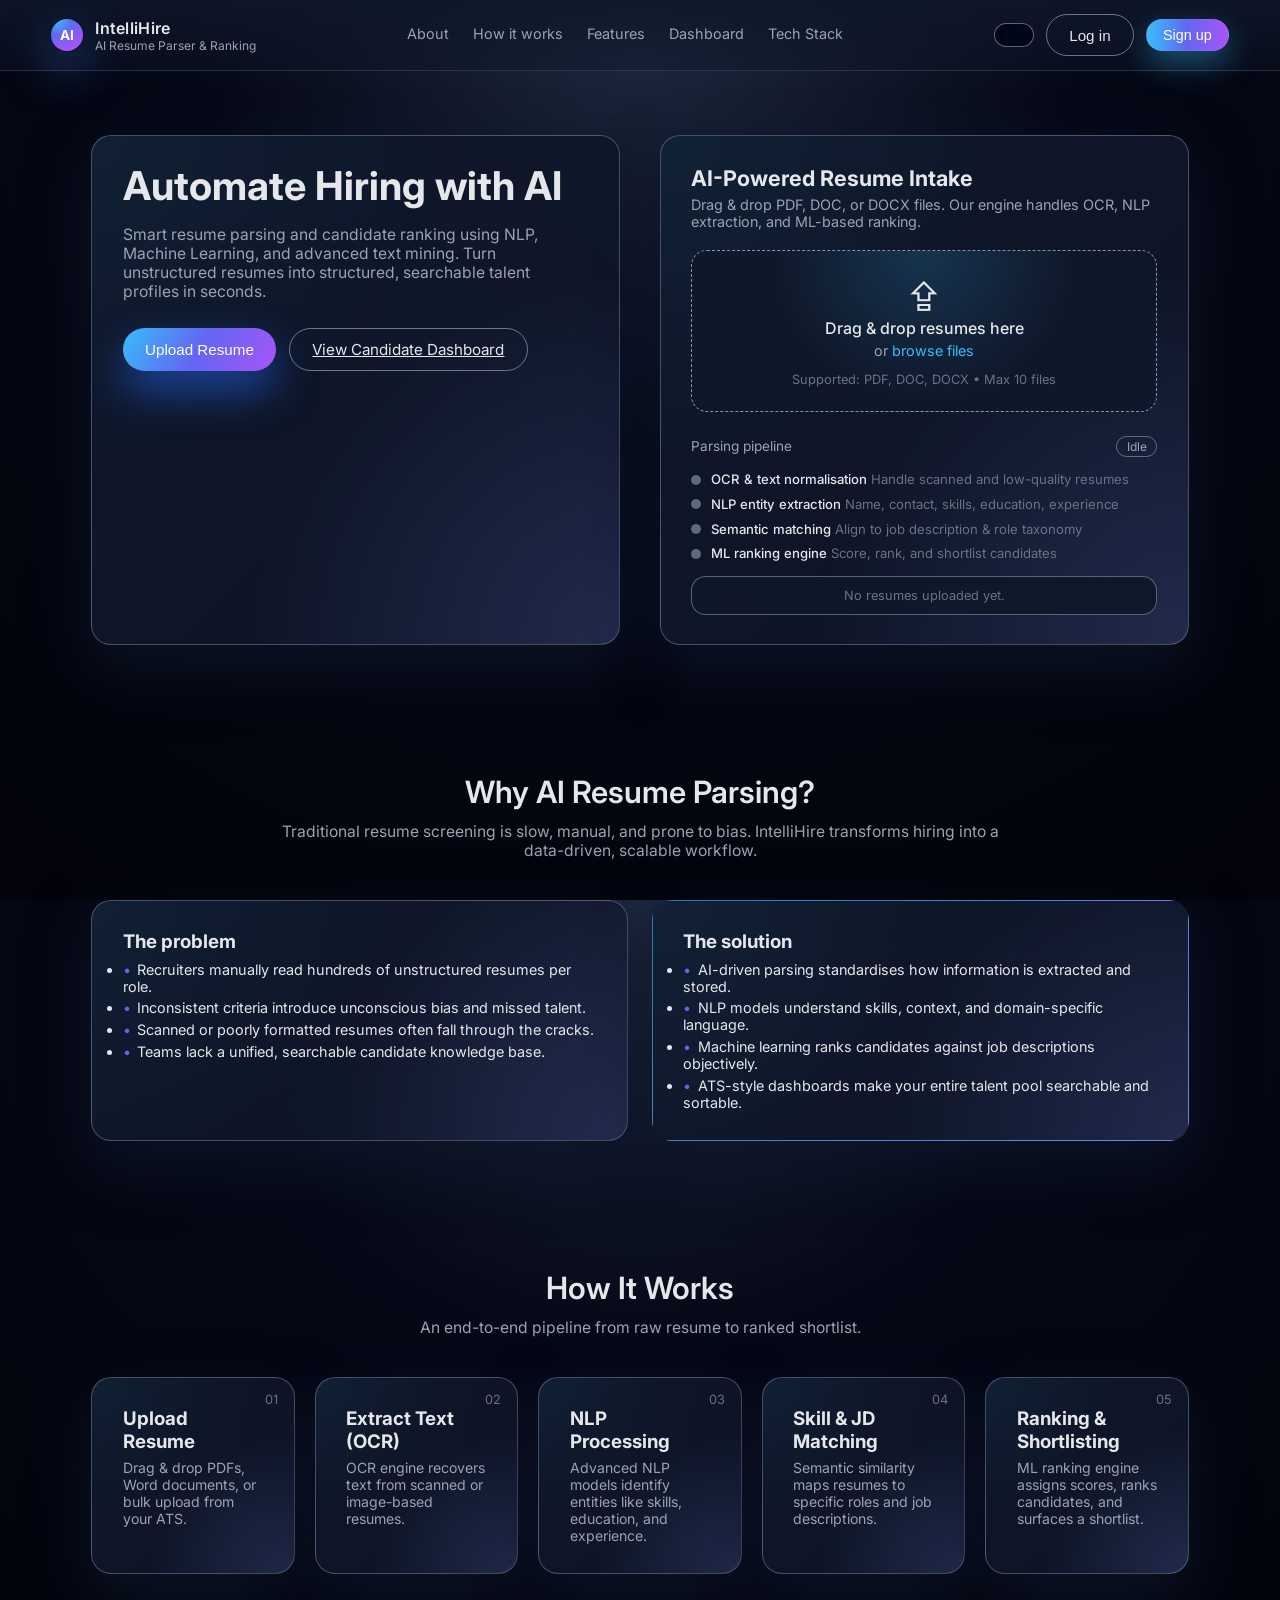
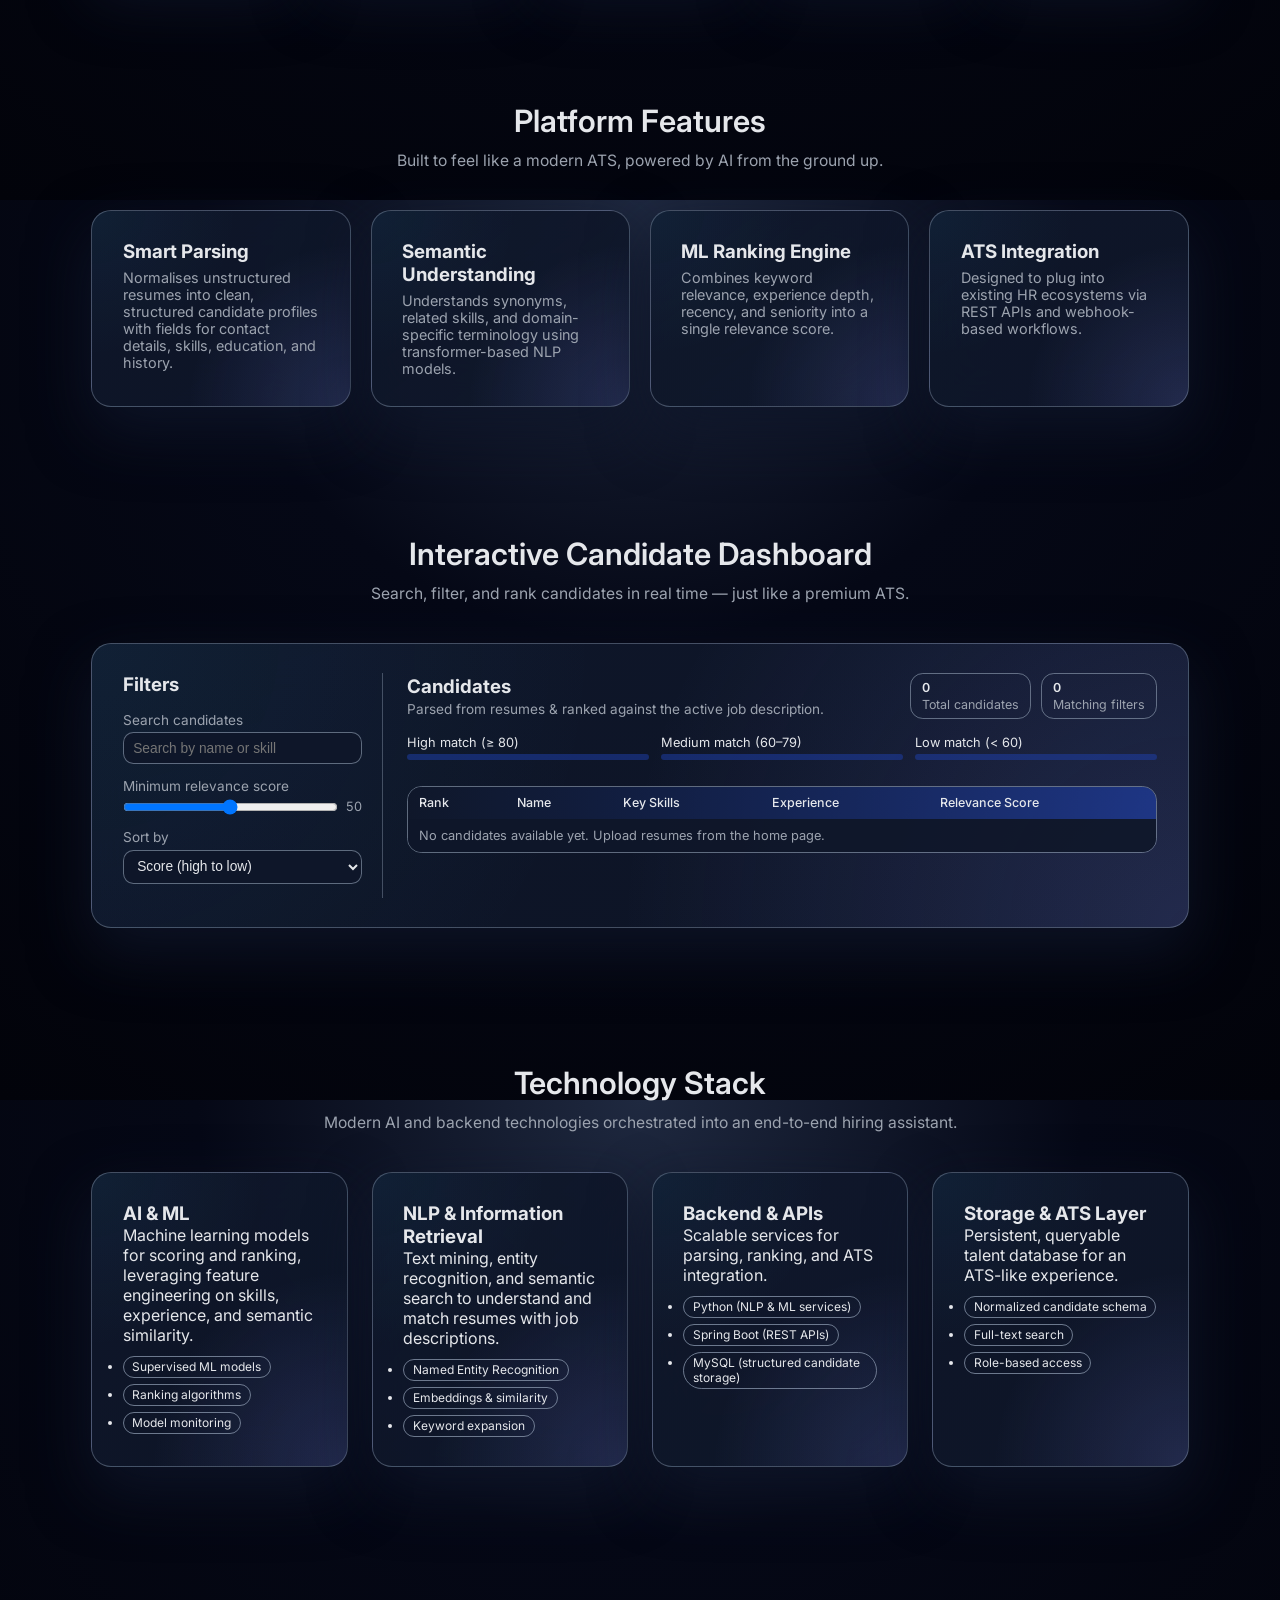
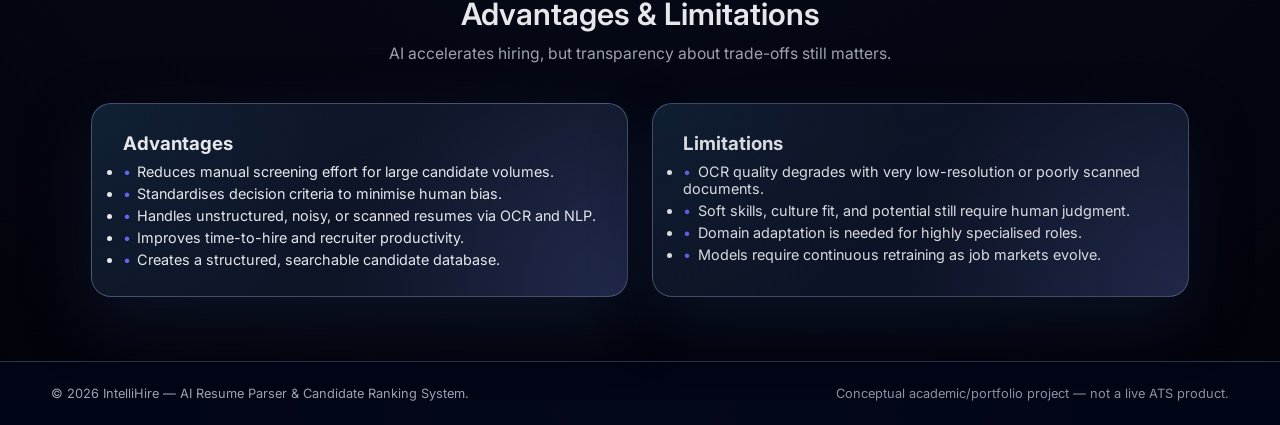
<file: index.html>
<!DOCTYPE html>
<html lang="en">
<head>
    <meta charset="UTF-8" />
    <meta name="viewport" content="width=device-width, initial-scale=1.0" />
    <title>AI Resume Parser & Candidate Ranking</title>
    <link rel="preconnect" href="https://fonts.googleapis.com">
    <link rel="preconnect" href="https://fonts.gstatic.com" crossorigin>
    <link href="https://fonts.googleapis.com/css2?family=Inter:wght@300;400;500;600;700&display=swap" rel="stylesheet">
    <link rel="stylesheet" href="style.css" />
</head>
<body class="theme-dark">
    <div class="page-shell">
        <header class="top-nav">
            <div class="brand">
                <div class="brand-mark">AI</div>
                <div class="brand-text">
                    <span class="brand-name">IntelliHire</span>
                    <span class="brand-subtitle">AI Resume Parser & Ranking</span>
                </div>
            </div>
            <nav class="nav-links">
                <a href="#about">About</a>
                <a href="#how-it-works">How it works</a>
                <a href="#features">Features</a>
                <a href="dashboard.html">Dashboard</a>
                <a href="#tech">Tech Stack</a>
            </nav>
            <div class="nav-actions">
                <button class="mode-toggle" id="modeToggle" aria-label="Toggle dark and light mode">
                    <span class="mode-icon mode-icon-moon">&#9790;</span>
                    <span class="mode-icon mode-icon-sun">&#9728;</span>
                </button>
                <button class="ghost-btn" data-auth-trigger="login">Log in</button>
                <button class="nav-cta" data-auth-trigger="signup">Sign up</button>
            </div>
        </header>

        <main>
            <!-- Auth Modal -->
            <div class="auth-modal-overlay" id="authModal" aria-hidden="true">
                <div class="auth-modal glass-card">
                    <button class="auth-close" id="authClose" aria-label="Close">&times;</button>
                    <div class="auth-toggle">
                        <button class="auth-tab auth-tab-active" data-auth-mode="login">Log in</button>
                        <button class="auth-tab" data-auth-mode="signup">Sign up</button>
                    </div>
                    <form class="auth-form" id="authForm">
                        <div class="auth-field" id="authNameField" style="display: none;">
                            <label for="authFullName">Full name</label>
                            <input type="text" id="authFullName" autocomplete="name" />
                        </div>
                        <div class="auth-field">
                            <label for="authEmail">Email</label>
                            <input type="email" id="authEmail" autocomplete="email" required />
                        </div>
                        <div class="auth-field">
                            <label for="authPassword">Password</label>
                            <input type="password" id="authPassword" autocomplete="current-password" required />
                        </div>
                        <p class="auth-error" id="authError" role="alert"></p>
                        <button type="submit" class="primary-btn auth-submit" id="authSubmit">Continue</button>
                        <p class="auth-hint">Demo only &mdash; credentials are stored for this session only.</p>
                    </form>
                </div>
            </div>

            <!-- Hero Section -->
            <section id="hero" class="section hero">
                <div class="hero-layout">
                    <div class="hero-copy glass-card">
                        <h1>Automate Hiring with AI</h1>
                        <p>Smart resume parsing and candidate ranking using NLP, Machine Learning, and advanced text mining. Turn unstructured resumes into structured, searchable talent profiles in seconds.</p>
                        <div class="hero-cta-group">
                            <button class="primary-btn" data-scroll-target="#hero-upload">Upload Resume</button>
                            <a class="ghost-btn" href="dashboard.html">View Candidate Dashboard</a>
                        </div>
                        
                    </div>

                    <div class="hero-console glass-card" id="hero-upload">
                        <h2>AI-Powered Resume Intake</h2>
                        <p class="hero-console-sub">Drag &amp; drop PDF, DOC, or DOCX files. Our engine handles OCR, NLP extraction, and ML-based ranking.</p>

                        <div class="upload-area" id="uploadArea">
                            <input type="file" id="fileInput" class="file-input" multiple accept=".pdf,.doc,.docx" />
                            <div class="upload-icon">&#8682;</div>
                            <p class="upload-title">Drag &amp; drop resumes here</p>
                            <p class="upload-sub">or <span class="upload-browse">browse files</span></p>
                            <p class="upload-hint">Supported: PDF, DOC, DOCX &bull; Max 10 files</p>
                        </div>

                        <div class="progress-panel">
                            <div class="progress-header">
                                <span>Parsing pipeline</span>
                                <span class="status-pill" id="pipelineStatus">Idle</span>
                            </div>
                            <div class="pipeline-steps">
                                <div class="pipeline-step" data-step="1">
                                    <span class="step-dot"></span>
                                    <div class="step-text">
                                        <span class="step-title">OCR &amp; text normalisation</span>
                                        <span class="step-subtitle">Handle scanned and low-quality resumes</span>
                                    </div>
                                </div>
                                <div class="pipeline-step" data-step="2">
                                    <span class="step-dot"></span>
                                    <div class="step-text">
                                        <span class="step-title">NLP entity extraction</span>
                                        <span class="step-subtitle">Name, contact, skills, education, experience</span>
                                    </div>
                                </div>
                                <div class="pipeline-step" data-step="3">
                                    <span class="step-dot"></span>
                                    <div class="step-text">
                                        <span class="step-title">Semantic matching</span>
                                        <span class="step-subtitle">Align to job description &amp; role taxonomy</span>
                                    </div>
                                </div>
                                <div class="pipeline-step" data-step="4">
                                    <span class="step-dot"></span>
                                    <div class="step-text">
                                        <span class="step-title">ML ranking engine</span>
                                        <span class="step-subtitle">Score, rank, and shortlist candidates</span>
                                    </div>
                                </div>
                            </div>

                            <div class="file-progress-list" id="fileProgressList">
                                <p class="empty-state">No resumes uploaded yet.</p>
                            </div>
                        </div>
                    </div>
                </div>
            </section>

            <!-- About -->
            <section id="about" class="section">
                <div class="section-header">
                    <h2>Why AI Resume Parsing?</h2>
                    <p>Traditional resume screening is slow, manual, and prone to bias. IntelliHire transforms hiring into a data-driven, scalable workflow.</p>
                </div>
                <div class="two-column-grid">
                    <div class="glass-card">
                        <h3>The problem</h3>
                        <ul class="bullet-list">
                            <li>Recruiters manually read hundreds of unstructured resumes per role.</li>
                            <li>Inconsistent criteria introduce unconscious bias and missed talent.</li>
                            <li>Scanned or poorly formatted resumes often fall through the cracks.</li>
                            <li>Teams lack a unified, searchable candidate knowledge base.</li>
                        </ul>
                    </div>
                    <div class="glass-card accent-border">
                        <h3>The solution</h3>
                        <ul class="bullet-list">
                            <li>AI-driven parsing standardises how information is extracted and stored.</li>
                            <li>NLP models understand skills, context, and domain-specific language.</li>
                            <li>Machine learning ranks candidates against job descriptions objectively.</li>
                            <li>ATS-style dashboards make your entire talent pool searchable and sortable.</li>
                        </ul>
                    </div>
                </div>
            </section>

            <!-- How It Works -->
            <section id="how-it-works" class="section">
                <div class="section-header">
                    <h2>How It Works</h2>
                    <p>An end-to-end pipeline from raw resume to ranked shortlist.</p>
                </div>
                <div class="steps-grid">
                    <div class="step-card glass-card">
                        <div class="step-index">01</div>
                        <h3>Upload Resume</h3>
                        <p>Drag &amp; drop PDFs, Word documents, or bulk upload from your ATS.</p>
                    </div>
                    <div class="step-card glass-card">
                        <div class="step-index">02</div>
                        <h3>Extract Text (OCR)</h3>
                        <p>OCR engine recovers text from scanned or image-based resumes.</p>
                    </div>
                    <div class="step-card glass-card">
                        <div class="step-index">03</div>
                        <h3>NLP Processing</h3>
                        <p>Advanced NLP models identify entities like skills, education, and experience.</p>
                    </div>
                    <div class="step-card glass-card">
                        <div class="step-index">04</div>
                        <h3>Skill &amp; JD Matching</h3>
                        <p>Semantic similarity maps resumes to specific roles and job descriptions.</p>
                    </div>
                    <div class="step-card glass-card">
                        <div class="step-index">05</div>
                        <h3>Ranking &amp; Shortlisting</h3>
                        <p>ML ranking engine assigns scores, ranks candidates, and surfaces a shortlist.</p>
                    </div>
                </div>
            </section>

            <!-- Features -->
            <section id="features" class="section">
                <div class="section-header">
                    <h2>Platform Features</h2>
                    <p>Built to feel like a modern ATS, powered by AI from the ground up.</p>
                </div>
                <div class="features-grid">
                    <article class="feature-card glass-card">
                        <h3>Smart Parsing</h3>
                        <p>Normalises unstructured resumes into clean, structured candidate profiles with fields for contact details, skills, education, and history.</p>
                    </article>
                    <article class="feature-card glass-card">
                        <h3>Semantic Understanding</h3>
                        <p>Understands synonyms, related skills, and domain-specific terminology using transformer-based NLP models.</p>
                    </article>
                    <article class="feature-card glass-card">
                        <h3>ML Ranking Engine</h3>
                        <p>Combines keyword relevance, experience depth, recency, and seniority into a single relevance score.</p>
                    </article>
                    <article class="feature-card glass-card">
                        <h3>ATS Integration</h3>
                        <p>Designed to plug into existing HR ecosystems via REST APIs and webhook-based workflows.</p>
                    </article>
                </div>
            </section>

            <!-- Dashboard Preview -->
            <section id="dashboard" class="section dashboard-section">
                <div class="section-header">
                    <h2>Interactive Candidate Dashboard</h2>
                    <p>Search, filter, and rank candidates in real time &mdash; just like a premium ATS.</p>
                </div>

                <div class="dashboard-layout glass-card">
                    <aside class="dashboard-filters">
                        <h3>Filters</h3>
                        <label class="field">
                            <span>Search candidates</span>
                            <input type="text" id="searchInput" placeholder="Search by name or skill" />
                        </label>
                        <label class="field">
                            <span>Minimum relevance score</span>
                            <div class="range-row">
                                <input type="range" id="minScore" min="0" max="100" value="50" />
                                <span class="range-value" id="minScoreValue">50</span>
                            </div>
                        </label>
                        <label class="field">
                            <span>Sort by</span>
                            <select id="sortBy">
                                <option value="score">Score (high to low)</option>
                                <option value="experience">Experience (years)</option>
                                <option value="name">Name (A&ndash;Z)</option>
                            </select>
                        </label>
                    </aside>

                    <div class="dashboard-main">
                        <div class="dashboard-header-row">
                            <div>
                                <h3>Candidates</h3>
                                <p class="sub">Parsed from resumes &amp; ranked against the active job description.</p>
                            </div>
                            <div class="dashboard-stats">
                                <div class="stat-chip">
                                    <span id="totalCandidates">0</span>
                                    <span class="stat-label">Total candidates</span>
                                </div>
                                <div class="stat-chip">
                                    <span id="visibleCandidates">0</span>
                                    <span class="stat-label">Matching filters</span>
                                </div>
                            </div>
                        </div>

                        <div class="score-summary">
                            <div class="score-pill">
                                <span>High match (&ge; 80)</span>
                                <div class="score-bar"><div class="score-bar-fill" id="highMatchBar"></div></div>
                            </div>
                            <div class="score-pill">
                                <span>Medium match (60&ndash;79)</span>
                                <div class="score-bar"><div class="score-bar-fill" id="mediumMatchBar"></div></div>
                            </div>
                            <div class="score-pill">
                                <span>Low match (&lt; 60)</span>
                                <div class="score-bar"><div class="score-bar-fill" id="lowMatchBar"></div></div>
                            </div>
                        </div>

                        <div class="table-wrapper">
                            <table class="candidate-table">
                                <thead>
                                    <tr>
                                        <th>Rank</th>
                                        <th>Name</th>
                                        <th>Key Skills</th>
                                        <th>Experience</th>
                                        <th>Relevance Score</th>
                                    </tr>
                                </thead>
                                <tbody id="candidateTableBody"></tbody>
                            </table>
                        </div>
                    </div>
                </div>
            </section>

            <!-- Tech Stack -->
            <section id="tech" class="section">
                <div class="section-header">
                    <h2>Technology Stack</h2>
                    <p>Modern AI and backend technologies orchestrated into an end-to-end hiring assistant.</p>
                </div>
                <div class="tech-grid">
                    <div class="glass-card">
                        <h3>AI &amp; ML</h3>
                        <p>Machine learning models for scoring and ranking, leveraging feature engineering on skills, experience, and semantic similarity.</p>
                        <ul class="tag-list">
                            <li>Supervised ML models</li>
                            <li>Ranking algorithms</li>
                            <li>Model monitoring</li>
                        </ul>
                    </div>
                    <div class="glass-card">
                        <h3>NLP &amp; Information Retrieval</h3>
                        <p>Text mining, entity recognition, and semantic search to understand and match resumes with job descriptions.</p>
                        <ul class="tag-list">
                            <li>Named Entity Recognition</li>
                            <li>Embeddings &amp; similarity</li>
                            <li>Keyword expansion</li>
                        </ul>
                    </div>
                    <div class="glass-card">
                        <h3>Backend &amp; APIs</h3>
                        <p>Scalable services for parsing, ranking, and ATS integration.</p>
                        <ul class="tag-list">
                            <li>Python (NLP &amp; ML services)</li>
                            <li>Spring Boot (REST APIs)</li>
                            <li>MySQL (structured candidate storage)</li>
                        </ul>
                    </div>
                    <div class="glass-card">
                        <h3>Storage &amp; ATS Layer</h3>
                        <p>Persistent, queryable talent database for an ATS-like experience.</p>
                        <ul class="tag-list">
                            <li>Normalized candidate schema</li>
                            <li>Full-text search</li>
                            <li>Role-based access</li>
                        </ul>
                    </div>
                </div>
            </section>

            <!-- Advantages & Limitations -->
            <section id="advantages" class="section">
                <div class="section-header">
                    <h2>Advantages &amp; Limitations</h2>
                    <p>AI accelerates hiring, but transparency about trade-offs still matters.</p>
                </div>
                <div class="two-column-grid">
                    <div class="glass-card">
                        <h3>Advantages</h3>
                        <ul class="bullet-list">
                            <li>Reduces manual screening effort for large candidate volumes.</li>
                            <li>Standardises decision criteria to minimise human bias.</li>
                            <li>Handles unstructured, noisy, or scanned resumes via OCR and NLP.</li>
                            <li>Improves time-to-hire and recruiter productivity.</li>
                            <li>Creates a structured, searchable candidate database.</li>
                        </ul>
                    </div>
                    <div class="glass-card subtle">
                        <h3>Limitations</h3>
                        <ul class="bullet-list">
                            <li>OCR quality degrades with very low-resolution or poorly scanned documents.</li>
                            <li>Soft skills, culture fit, and potential still require human judgment.</li>
                            <li>Domain adaptation is needed for highly specialised roles.</li>
                            <li>Models require continuous retraining as job markets evolve.</li>
                        </ul>
                    </div>
                </div>
            </section>
        </main>

        <footer class="footer">
            <div class="footer-inner">
                <span>&copy; <span id="year"></span> IntelliHire &mdash; AI Resume Parser &amp; Candidate Ranking System.</span>
                <span class="footer-note">Conceptual academic/portfolio project &mdash; not a live ATS product.</span>
            </div>
        </footer>
    </div>

    <script src="script.js"></script>
</body>
</html>
</file>
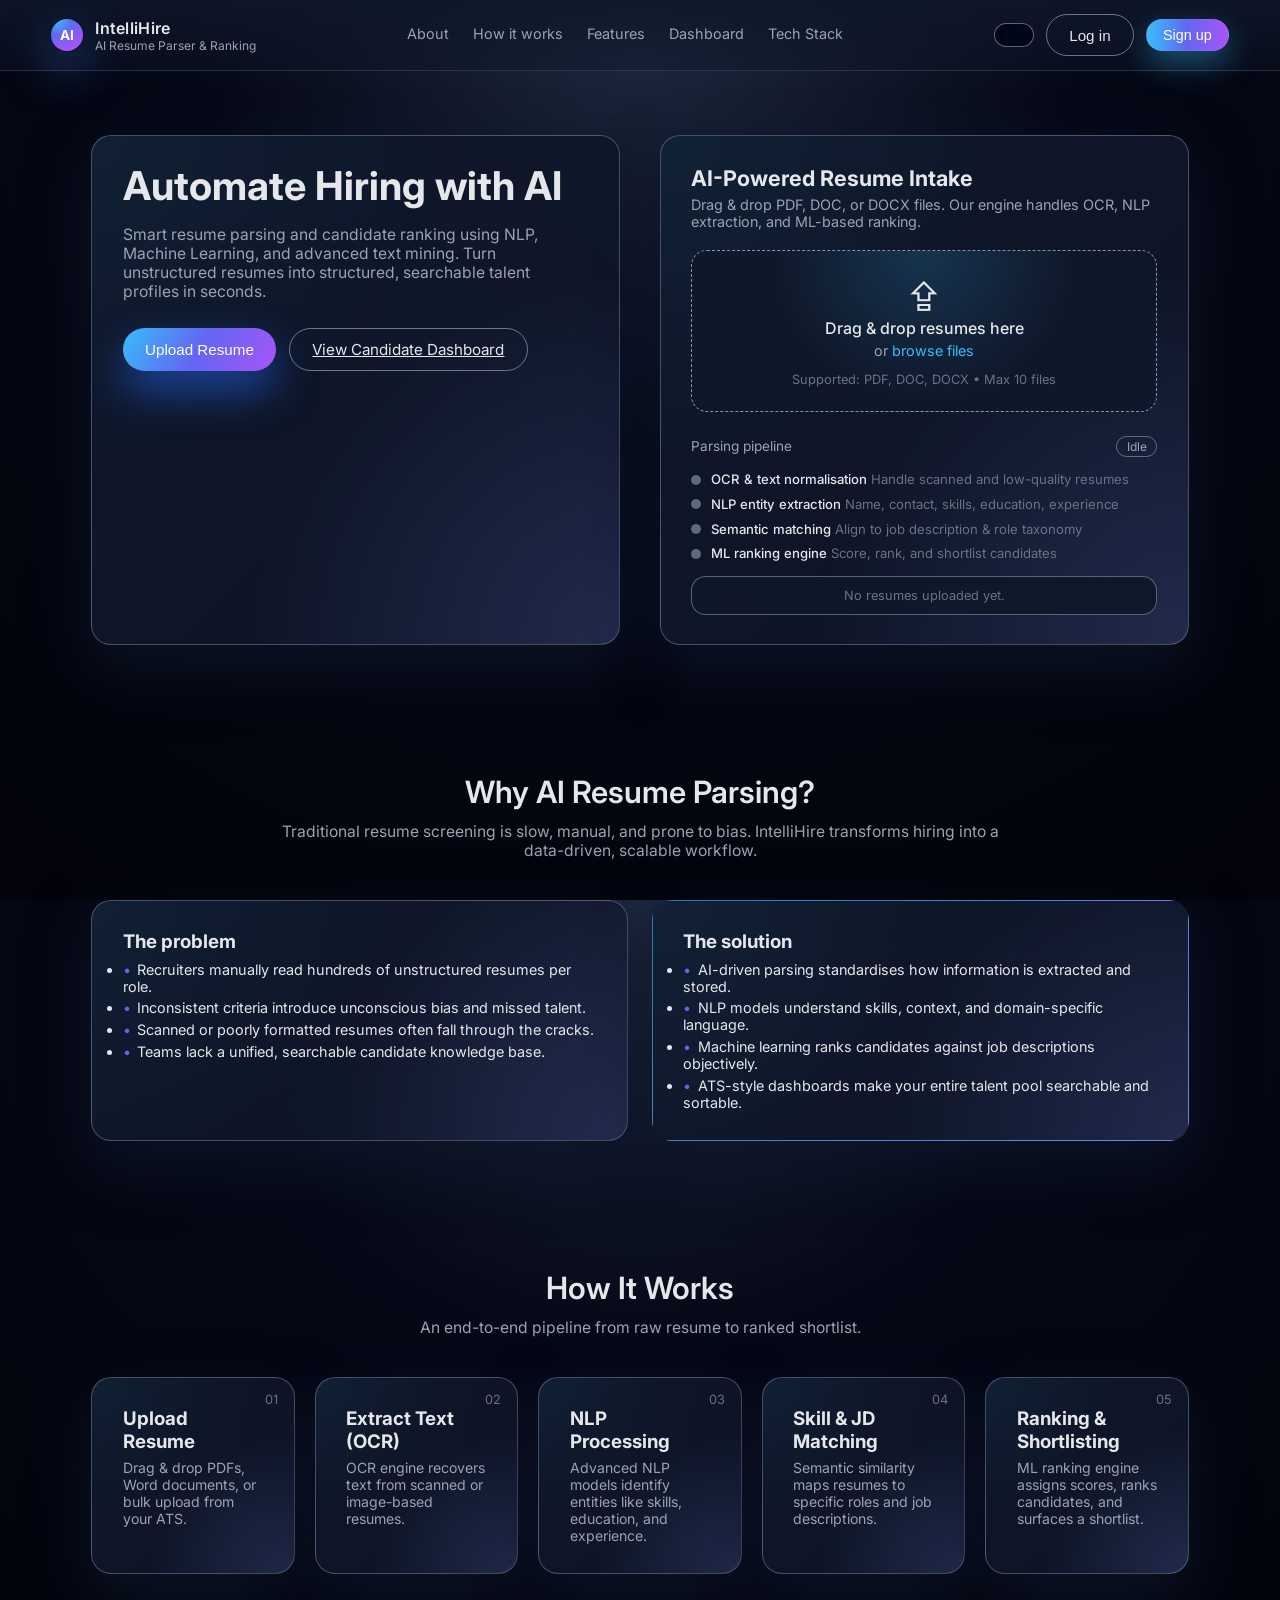
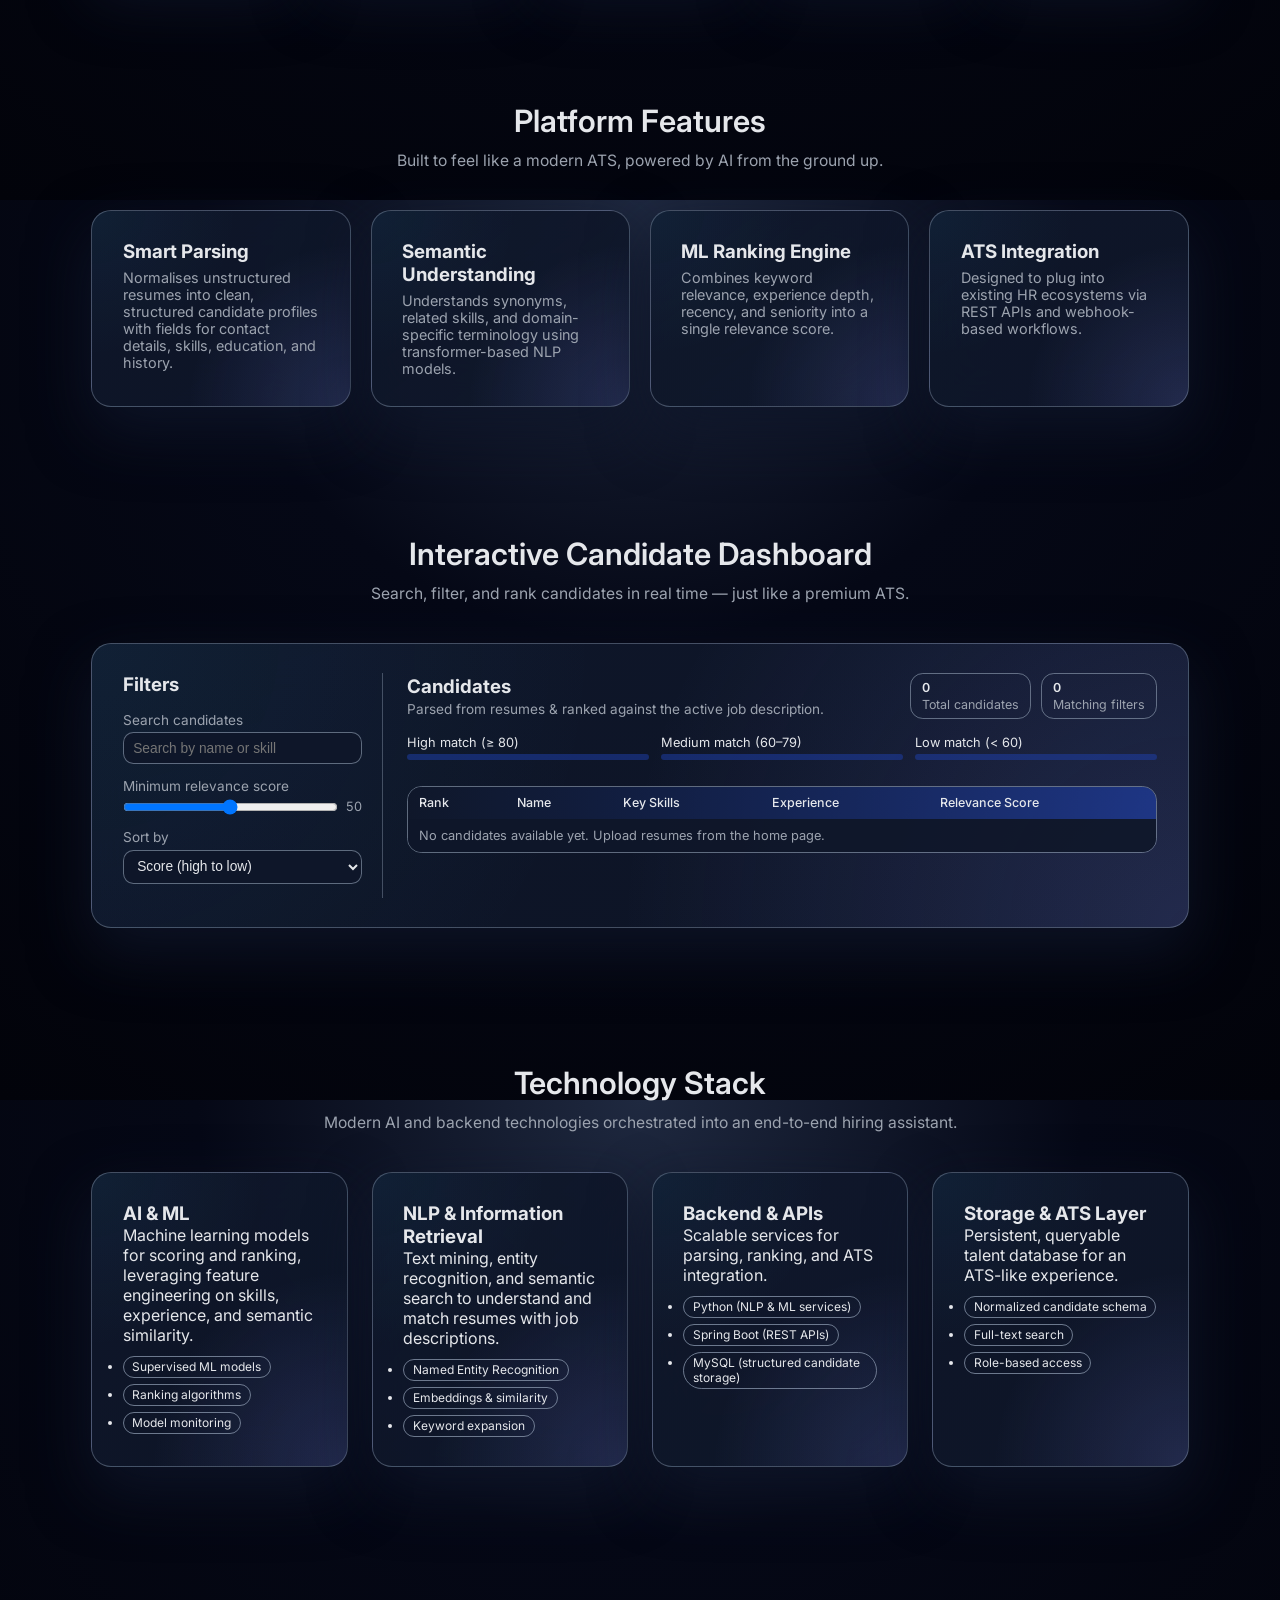
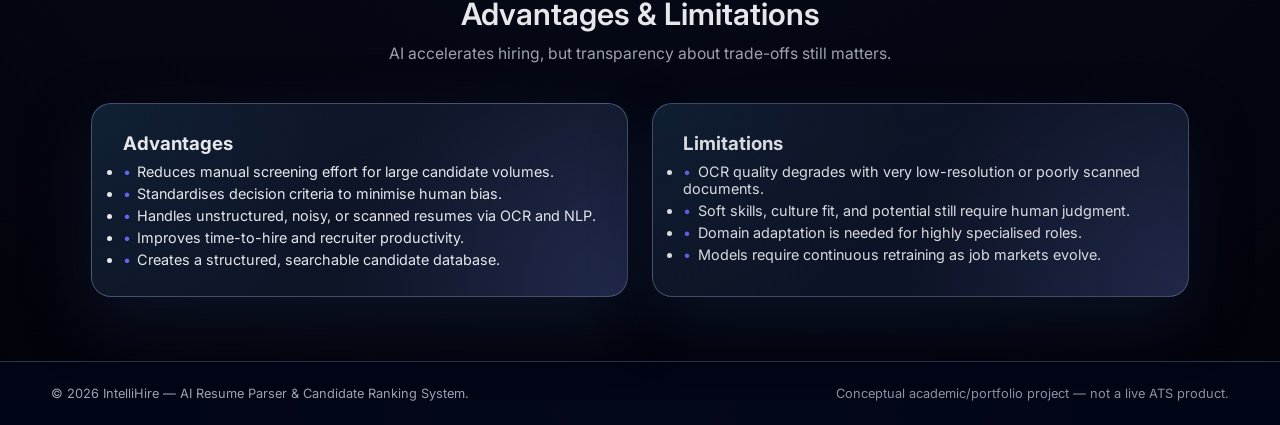
<file: dashboard.html>
<!DOCTYPE html>
<html lang="en">
<head>
    <meta charset="UTF-8" />
    <meta name="viewport" content="width=device-width, initial-scale=1.0" />
    <title>IntelliHire Dashboard &mdash; AI Candidate Ranking</title>
    <link rel="preconnect" href="https://fonts.googleapis.com">
    <link rel="preconnect" href="https://fonts.gstatic.com" crossorigin>
    <link href="https://fonts.googleapis.com/css2?family=Inter:wght@300;400;500;600;700&display=swap" rel="stylesheet">
    <link rel="stylesheet" href="style.css" />
</head>
<body class="theme-dark">
    <div class="page-shell">
        <header class="top-nav">
            <div class="brand">
                <div class="brand-mark">AI</div>
                <div class="brand-text">
                    <span class="brand-name">IntelliHire</span>
                    <span class="brand-subtitle">AI Resume Parser & Ranking</span>
                </div>
            </div>
            <nav class="nav-links">
                <a href="index.html#hero">Home</a>
                <a href="index.html#about">About</a>
                <a href="index.html#features">Features</a>
                <a href="dashboard.html">Dashboard</a>
            </nav>
            <div class="nav-actions">
                <button class="mode-toggle" id="modeToggle" aria-label="Toggle dark and light mode">
                    <span class="mode-icon mode-icon-moon">&#9790;</span>
                    <span class="mode-icon mode-icon-sun">&#9728;</span>
                </button>
                <button class="ghost-btn" data-auth-trigger="login">Log in</button>
                <button class="nav-cta" data-auth-trigger="signup">Sign up</button>
            </div>
        </header>

        <main>
            <!-- Auth Modal (shared markup with index) -->
            <div class="auth-modal-overlay" id="authModal" aria-hidden="true">
                <div class="auth-modal glass-card">
                    <button class="auth-close" id="authClose" aria-label="Close">&times;</button>
                    <div class="auth-toggle">
                        <button class="auth-tab auth-tab-active" data-auth-mode="login">Log in</button>
                        <button class="auth-tab" data-auth-mode="signup">Sign up</button>
                    </div>
                    <form class="auth-form" id="authForm">
                        <div class="auth-field" id="authNameField" style="display: none;">
                            <label for="authFullName">Full name</label>
                            <input type="text" id="authFullName" autocomplete="name" />
                        </div>
                        <div class="auth-field">
                            <label for="authEmail">Email</label>
                            <input type="email" id="authEmail" autocomplete="email" required />
                        </div>
                        <div class="auth-field">
                            <label for="authPassword">Password</label>
                            <input type="password" id="authPassword" autocomplete="current-password" required />
                        </div>
                        <p class="auth-error" id="authError" role="alert"></p>
                        <button type="submit" class="primary-btn auth-submit" id="authSubmit">Continue</button>
                        <p class="auth-hint">Demo only &mdash; credentials are stored for this session only.</p>
                    </form>
                </div>
            </div>

            <section class="section dashboard-section">
                <div class="section-header">
                    <h2>Candidate Ranking Dashboard</h2>
                    <p>Live view of parsed candidates, ranked by AI across skills, education, projects, experience, and semantic match.</p>
                </div>

                <div class="dashboard-layout glass-card">
                    <aside class="dashboard-filters">
                        <h3>Filters</h3>
                        <label class="field">
                            <span>Search candidates</span>
                            <input type="text" id="searchInput" placeholder="Search by name or skill" />
                        </label>
                        <label class="field">
                            <span>Minimum overall score</span>
                            <div class="range-row">
                                <input type="range" id="minScore" min="0" max="100" value="50" />
                                <span class="range-value" id="minScoreValue">50</span>
                            </div>
                        </label>
                        <label class="field">
                            <span>Sort by</span>
                            <select id="sortBy">
                                <option value="score">Overall score (high to low)</option>
                                <option value="experience">Experience (years)</option>
                                <option value="name">Name (A&ndash;Z)</option>
                            </select>
                        </label>
                    </aside>

                    <div class="dashboard-main">
                        <div class="dashboard-header-row">
                            <div>
                                <h3>Candidates</h3>
                                <p class="sub">Pulled from the IntelliHire API at <code>/api/candidates</code>.</p>
                            </div>
                            <div class="dashboard-stats">
                                <div class="stat-chip">
                                    <span id="totalCandidates">0</span>
                                    <span class="stat-label">Total candidates</span>
                                </div>
                                <div class="stat-chip">
                                    <span id="visibleCandidates">0</span>
                                    <span class="stat-label">Matching filters</span>
                                </div>
                                <button type="button" class="ghost-btn" id="clearCandidatesBtn" title="Remove all parsed candidates from this demo database">Clear all</button>
                            </div>
                        </div>

                        <div class="score-summary">
                            <div class="score-pill">
                                <span>High match (&ge; 80)</span>
                                <div class="score-bar"><div class="score-bar-fill" id="highMatchBar"></div></div>
                            </div>
                            <div class="score-pill">
                                <span>Medium match (60&ndash;79)</span>
                                <div class="score-bar"><div class="score-bar-fill" id="mediumMatchBar"></div></div>
                            </div>
                            <div class="score-pill">
                                <span>Low match (&lt; 60)</span>
                                <div class="score-bar"><div class="score-bar-fill" id="lowMatchBar"></div></div>
                            </div>
                        </div>

                        <div class="table-wrapper">
                            <table class="candidate-table">
                                <thead>
                                    <tr>
                                        <th>Rank</th>
                                        <th>Name</th>
                                        <th>Key Skills</th>
                                        <th>Experience</th>
                                        <th>Overall</th>
                                        <th>Breakdown</th>
                                        <th>Actions</th>
                                    </tr>
                                </thead>
                                <tbody id="candidateTableBody"></tbody>
                            </table>
                        </div>

                        <div class="candidate-explanation-panel">
                            <h4>Score explanation &amp; tips</h4>
                            <div class="candidate-factors" id="candidateFactorList">
                                <p class="candidate-explanation-text">Select a candidate row to see how the parser broke down their score across factors.</p>
                            </div>
                            <div class="candidate-improvements" id="candidateImprovements">
                                <!-- Filled dynamically with improvement points -->
                            </div>
                        </div>
                    </div>
                </div>
            </section>
        </main>

        <footer class="footer">
            <div class="footer-inner">
                <span>&copy; <span id="year"></span> IntelliHire &mdash; AI Resume Parser &amp; Candidate Ranking System.</span>
                <span class="footer-note">Conceptual academic/portfolio project &mdash; not a live ATS product.</span>
            </div>
        </footer>
    </div>

    <script src="script.js"></script>
</body>
</html>
</file>
<file: style.css>
* {
    box-sizing: border-box;
    margin: 0;
    padding: 0;
}

html, body {
    height: 100%;
}

body {
    font-family: 'Inter', system-ui, -apple-system, BlinkMacSystemFont, 'Segoe UI', sans-serif;
    background: radial-gradient(circle at top, #1f2940 0, #050816 40%, #02030a 100%);
    color: #e5e7eb;
    -webkit-font-smoothing: antialiased;
    text-rendering: optimizeLegibility;
}

body.theme-light {
    background: radial-gradient(circle at top, #f0f5ff 0, #f9fafb 40%, #eef2ff 100%);
    color: #020617;
}

.page-shell {
    min-height: 100vh;
    display: flex;
    flex-direction: column;
}

.section {
    padding: 4rem clamp(1.5rem, 4vw, 4rem);
    max-width: 1200px;
    margin: 0 auto;
}

.section-header {
    max-width: 720px;
    margin: 0 auto 2.5rem auto;
    text-align: center;
}

.section-header h2 {
    font-size: clamp(1.9rem, 2.4vw, 2.4rem);
    font-weight: 600;
    margin-bottom: 0.75rem;
}

.section-header p {
    font-size: 0.98rem;
    color: #9ca3af;
}

body.theme-light .section-header p {
    color: #6b7280;
}

/* Top navigation */

.top-nav {
    position: sticky;
    top: 0;
    z-index: 40;
    display: flex;
    align-items: center;
    justify-content: space-between;
    padding: 0.9rem clamp(1.5rem, 4vw, 4rem);
    backdrop-filter: blur(18px);
    background: linear-gradient(to bottom, rgba(15, 23, 42, 0.9), rgba(15, 23, 42, 0.4));
    border-bottom: 1px solid rgba(148, 163, 184, 0.2);
}

body.theme-light .top-nav {
    background: linear-gradient(to bottom, rgba(248, 250, 252, 0.93), rgba(248, 250, 252, 0.7));
    border-bottom-color: rgba(148, 163, 184, 0.35);
}

.brand {
    display: flex;
    align-items: center;
    gap: 0.75rem;
}

.brand-mark {
    width: 32px;
    height: 32px;
    border-radius: 999px;
    background: radial-gradient(circle at 20% 0, #38bdf8, #6366f1 40%, #a855f7 80%);
    display: flex;
    align-items: center;
    justify-content: center;
    font-size: 0.85rem;
    font-weight: 700;
    color: white;
    box-shadow: 0 0 0 1px rgba(15, 23, 42, 0.8), 0 18px 45px rgba(59, 130, 246, 0.55);
}

.brand-text {
    display: flex;
    flex-direction: column;
}

.brand-name {
    font-weight: 600;
    letter-spacing: 0.02em;
}

.brand-subtitle {
    font-size: 0.75rem;
    color: #9ca3af;
}

body.theme-light .brand-subtitle {
    color: #6b7280;
}

.nav-links {
    display: flex;
    gap: 1.5rem;
    font-size: 0.9rem;
}

.nav-links a {
    color: #9ca3af;
    text-decoration: none;
    position: relative;
    padding-bottom: 0.15rem;
    transition: color 0.2s ease;
}

.nav-links a::after {
    content: '';
    position: absolute;
    left: 0;
    bottom: 0;
    width: 0;
    height: 2px;
    border-radius: 999px;
    background: linear-gradient(to right, #38bdf8, #6366f1, #a855f7);
    transition: width 0.2s ease;
}

.nav-links a:hover::after {
    width: 100%;
}

.nav-links a:hover {
    color: #e5e7eb;
}

body.theme-light .nav-links a {
    color: #6b7280;
}

body.theme-light .nav-links a:hover {
    color: #111827;
}

.nav-actions {
    display: flex;
    align-items: center;
    gap: 0.75rem;
    position: relative;
}

.mode-toggle {
    width: 40px;
    height: 24px;
    border-radius: 999px;
    border: 1px solid rgba(148, 163, 184, 0.6);
    background: radial-gradient(circle at 10% 10%, #020617, #020617);
    display: flex;
    align-items: center;
    justify-content: space-between;
    padding: 0 4px;
    cursor: pointer;
    position: relative;
    overflow: hidden;
}

body.theme-light .mode-toggle {
    background: radial-gradient(circle at 10% 10%, #f9fafb, #e5e7eb);
}

.mode-icon {
    font-size: 0.8rem;
    opacity: 0.55;
    transition: opacity 0.2s ease, transform 0.2s ease;
}

.theme-dark .mode-icon-moon,
body.theme-dark .mode-icon-moon {
    opacity: 1;
    transform: translateY(0);
}

body.theme-dark .mode-icon-sun {
    opacity: 0.2;
    transform: translateY(4px);
}

body.theme-light .mode-icon-sun {
    opacity: 1;
    transform: translateY(0);
}

body.theme-light .mode-icon-moon {
    opacity: 0.2;
    transform: translateY(4px);
}

.nav-cta {
    border-radius: 999px;
    border: none;
    padding: 0.45rem 1rem;
    font-size: 0.9rem;
    cursor: pointer;
    background: linear-gradient(to right, #38bdf8, #6366f1, #a855f7);
    color: white;
    box-shadow: 0 12px 30px rgba(56, 189, 248, 0.4);
    border: 1px solid rgba(248, 250, 252, 0.05);
}

.nav-cta:hover {
    filter: brightness(1.05);
}

.nav-profile {
    display: inline-flex;
    align-items: center;
    gap: 0.4rem;
    border-radius: 999px;
    border: 1px solid rgba(148, 163, 184, 0.7);
    padding: 0.25rem 0.7rem;
    font-size: 0.85rem;
    background: radial-gradient(circle at top left, rgba(56, 189, 248, 0.18), transparent 55%),
                linear-gradient(to right, rgba(15, 23, 42, 0.96), rgba(15, 23, 42, 0.9));
    color: #e5e7eb;
    cursor: pointer;
}

body.theme-light .nav-profile {
    background: radial-gradient(circle at top left, rgba(59, 130, 246, 0.12), transparent 55%),
                linear-gradient(to right, rgba(255, 255, 255, 0.98), rgba(241, 245, 249, 0.96));
    color: #111827;
}

.nav-profile-avatar {
    width: 22px;
    height: 22px;
    border-radius: 999px;
    background: linear-gradient(to right, #38bdf8, #6366f1);
    display: flex;
    align-items: center;
    justify-content: center;
    font-size: 0.72rem;
    font-weight: 600;
}

.nav-profile-name {
    max-width: 120px;
    white-space: nowrap;
    overflow: hidden;
    text-overflow: ellipsis;
}

.nav-profile-arrow {
    font-size: 0.7rem;
    opacity: 0.8;
    transition: transform 0.18s ease, opacity 0.18s ease;
}

.nav-profile.open .nav-profile-arrow {
    transform: rotate(180deg);
    opacity: 1;
}

.nav-profile-menu {
    position: absolute;
    top: 115%;
    right: 0;
    min-width: 150px;
    padding: 0.4rem;
    border-radius: 0.75rem;
    border: 1px solid rgba(148, 163, 184, 0.55);
    background: radial-gradient(circle at top left, rgba(56, 189, 248, 0.1), transparent 55%),
                linear-gradient(to bottom right, rgba(15, 23, 42, 0.98), rgba(15, 23, 42, 0.96));
    box-shadow: 0 18px 40px rgba(15, 23, 42, 0.9);
    backdrop-filter: blur(18px);
    font-size: 0.8rem;
    opacity: 0;
    transform: translateY(-4px);
    pointer-events: none;
    transition: opacity 0.18s ease, transform 0.18s ease;
    z-index: 45;
}

body.theme-light .nav-profile-menu {
    background: radial-gradient(circle at top left, rgba(59, 130, 246, 0.08), transparent 55%),
                linear-gradient(to bottom right, rgba(255, 255, 255, 0.98), rgba(248, 250, 252, 0.98));
    box-shadow: 0 18px 40px rgba(15, 23, 42, 0.2);
}

.nav-profile-menu.visible {
    opacity: 1;
    transform: translateY(0);
    pointer-events: auto;
}

.nav-profile-menu-item {
    width: 100%;
    text-align: left;
    padding: 0.4rem 0.55rem;
    border-radius: 0.6rem;
    border: none;
    background: transparent;
    color: inherit;
    cursor: pointer;
}

.nav-profile-menu-item:hover {
    background: rgba(15, 23, 42, 0.9);
}

body.theme-light .nav-profile-menu-item:hover {
    background: rgba(229, 231, 235, 0.9);
}

.candidate-explanation-panel {
    margin-top: 1.25rem;
    padding: 1rem 1.1rem;
    border-radius: 0.9rem;
    border: 1px solid rgba(148, 163, 184, 0.4);
    background: radial-gradient(circle at top left, rgba(56, 189, 248, 0.08), transparent 55%),
                linear-gradient(to bottom right, rgba(15, 23, 42, 0.96), rgba(15, 23, 42, 0.9));
    font-size: 0.8rem;
    line-height: 1.5;
}

body.theme-light .candidate-explanation-panel {
    background: radial-gradient(circle at top left, rgba(59, 130, 246, 0.06), transparent 55%),
                linear-gradient(to bottom right, rgba(255, 255, 255, 0.98), rgba(248, 250, 252, 0.98));
}

.candidate-explanation-panel h4 {
    font-size: 0.85rem;
    text-transform: uppercase;
    letter-spacing: 0.06em;
    margin-bottom: 0.4rem;
}

.candidate-explanation-text {
    color: #9ca3af;
    margin-bottom: 0.35rem;
}

body.theme-light .candidate-explanation-text {
    color: #6b7280;
}

.candidate-suggestions-text {
    color: #a5b4fc;
}

body.theme-light .candidate-suggestions-text {
    color: #4f46e5;
}

.candidate-factors {
    display: flex;
    flex-direction: column;
    gap: 0.3rem;
    margin-bottom: 0.5rem;
}

.candidate-factor-row {
    display: flex;
    align-items: center;
    justify-content: space-between;
    gap: 0.75rem;
}

.candidate-factor-name {
    font-weight: 500;
    font-size: 0.78rem;
}

.candidate-factor-desc {
    flex: 1;
    font-size: 0.75rem;
    color: #9ca3af;
}

body.theme-light .candidate-factor-desc {
    color: #6b7280;
}

.candidate-factor-badge {
    padding: 0.15rem 0.5rem;
    border-radius: 999px;
    font-size: 0.7rem;
    font-weight: 500;
}

.candidate-factor-badge.good {
    background: rgba(16, 185, 129, 0.2);
    color: #6ee7b7;
}

.candidate-factor-badge.bad {
    background: rgba(248, 113, 113, 0.18);
    color: #fecaca;
}

.candidate-improvements {
    margin-top: 0.4rem;
    padding-top: 0.4rem;
    border-top: 1px solid rgba(148, 163, 184, 0.4);
    font-size: 0.75rem;
}

.candidate-improvements-title {
    text-transform: uppercase;
    letter-spacing: 0.08em;
    font-size: 0.72rem;
    margin-bottom: 0.2rem;
}

.candidate-improvements-list {
    list-style: disc;
    padding-left: 1.1rem;
    margin: 0;
}

.candidate-improvements-list li {
    margin-bottom: 0.15rem;
}

/* Hero */

.hero {
    padding-top: 4rem;
}

.hero-layout {
    display: grid;
    grid-template-columns: minmax(0, 1.1fr) minmax(0, 1.1fr);
    gap: 2.5rem;
    align-items: stretch;
}

.glass-card {
    background: radial-gradient(circle at top left, rgba(56, 189, 248, 0.06), transparent 45%),
                radial-gradient(circle at bottom right, rgba(129, 140, 248, 0.18), transparent 50%),
                linear-gradient(to bottom right, rgba(15, 23, 42, 0.96), rgba(15, 23, 42, 0.88));
    border-radius: 1.25rem;
    border: 1px solid rgba(148, 163, 184, 0.4);
    box-shadow: 0 24px 60px rgba(15, 23, 42, 0.8);
    padding: 1.8rem 1.9rem;
    backdrop-filter: blur(26px);
}

body.theme-light .glass-card {
    background: radial-gradient(circle at top left, rgba(59, 130, 246, 0.06), transparent 45%),
                radial-gradient(circle at bottom right, rgba(129, 140, 248, 0.08), transparent 50%),
                linear-gradient(to bottom right, rgba(255, 255, 255, 0.96), rgba(248, 250, 252, 0.96));
    border-color: rgba(148, 163, 184, 0.35);
    box-shadow: 0 18px 50px rgba(15, 23, 42, 0.15);
}

.hero-copy h1 {
    font-size: clamp(2.3rem, 3.1vw, 3.2rem);
    line-height: 1.1;
    margin-bottom: 1rem;
}

.hero-copy p {
    color: #9ca3af;
    font-size: 0.98rem;
    margin-bottom: 1.7rem;
}

body.theme-light .hero-copy p {
    color: #6b7280;
}

.hero-cta-group {
    display: flex;
    flex-wrap: wrap;
    gap: 0.8rem;
    margin-bottom: 1.7rem;
}

.primary-btn {
    border-radius: 999px;
    border: none;
    padding: 0.7rem 1.4rem;
    font-size: 0.95rem;
    font-weight: 500;
    cursor: pointer;
    background: linear-gradient(120deg, #38bdf8, #6366f1, #a855f7);
    color: white;
    box-shadow: 0 20px 40px rgba(37, 99, 235, 0.6);
    transition: transform 0.15s ease, box-shadow 0.15s ease, filter 0.15s ease;
}

.primary-btn:hover {
    transform: translateY(-1px);
    box-shadow: 0 24px 50px rgba(37, 99, 235, 0.7);
    filter: brightness(1.05);
}

.ghost-btn {
    border-radius: 999px;
    border: 1px solid rgba(148, 163, 184, 0.7);
    padding: 0.7rem 1.4rem;
    font-size: 0.95rem;
    cursor: pointer;
    background: transparent;
    color: #e5e7eb;
    backdrop-filter: blur(14px);
}

body.theme-light .ghost-btn {
    color: #111827;
}

.ghost-btn:hover {
    background: rgba(15, 23, 42, 0.4);
}

body.theme-light .ghost-btn:hover {
    background: rgba(209, 213, 219, 0.4);
}

.hero-metadata {
    display: grid;
    grid-template-columns: repeat(3, minmax(0, 1fr));
    gap: 1.25rem;
    padding-top: 1.3rem;
    border-top: 1px solid rgba(148, 163, 184, 0.4);
}

.hero-metadata .metric-label {
    font-size: 0.8rem;
    color: #9ca3af;
}

.hero-metadata .metric-value {
    display: block;
    font-weight: 600;
    font-size: 1.1rem;
    margin-top: 0.15rem;
}

/* Upload console */

.hero-console h2 {
    font-size: 1.35rem;
    margin-bottom: 0.3rem;
}

.hero-console-sub {
    font-size: 0.9rem;
    color: #9ca3af;
    margin-bottom: 1.25rem;
}

body.theme-light .hero-console-sub {
    color: #6b7280;
}

.upload-area {
    border-radius: 1rem;
    border: 1px dashed rgba(148, 163, 184, 0.9);
    padding: 1.5rem 1.2rem;
    text-align: center;
    background: radial-gradient(circle at top, rgba(56, 189, 248, 0.18), transparent 55%),
                linear-gradient(to bottom, rgba(15, 23, 42, 0.9), rgba(15, 23, 42, 0.92));
    cursor: pointer;
    position: relative;
    overflow: hidden;
}

body.theme-light .upload-area {
    background: radial-gradient(circle at top, rgba(59, 130, 246, 0.12), transparent 55%),
                linear-gradient(to bottom, rgba(255, 255, 255, 0.95), rgba(248, 250, 252, 0.97));
}

.upload-area.drag-over {
    border-style: solid;
    box-shadow: 0 0 0 1px rgba(56, 189, 248, 0.9), 0 20px 50px rgba(56, 189, 248, 0.6);
}

.file-input {
    position: absolute;
    inset: 0;
    opacity: 0;
    cursor: pointer;
}

.upload-icon {
    font-size: 2rem;
    margin-bottom: 0.25rem;
}

.upload-title {
    font-weight: 500;
    margin-bottom: 0.25rem;
}

.upload-sub {
    font-size: 0.9rem;
    color: #9ca3af;
}

body.theme-light .upload-sub {
    color: #6b7280;
}

.upload-browse {
    color: #38bdf8;
}

.upload-hint {
    font-size: 0.8rem;
    color: #6b7280;
    margin-top: 0.8rem;
}

body.theme-light .upload-hint {
    color: #9ca3af;
}

.progress-panel {
    margin-top: 1.5rem;
}

.progress-header {
    display: flex;
    justify-content: space-between;
    align-items: center;
    font-size: 0.85rem;
    margin-bottom: 0.85rem;
    color: #9ca3af;
}

body.theme-light .progress-header {
    color: #6b7280;
}

.status-pill {
    padding: 0.15rem 0.6rem;
    border-radius: 999px;
    border: 1px solid rgba(148, 163, 184, 0.6);
    font-size: 0.75rem;
}

.pipeline-steps {
    display: grid;
    gap: 0.55rem;
    margin-bottom: 0.9rem;
}

.pipeline-step {
    display: flex;
    gap: 0.6rem;
    align-items: flex-start;
    font-size: 0.82rem;
}

.step-dot {
    width: 10px;
    height: 10px;
    border-radius: 999px;
    background: rgba(148, 163, 184, 0.6);
    margin-top: 0.23rem;
}

.pipeline-step.active .step-dot {
    background: linear-gradient(to right, #22c55e, #4ade80);
    box-shadow: 0 0 0 4px rgba(34, 197, 94, 0.18);
}

.pipeline-step.completed .step-dot {
    background: linear-gradient(to right, #38bdf8, #6366f1);
}

.step-title {
    font-weight: 500;
}

.step-subtitle {
    color: #6b7280;
}

body.theme-light .step-subtitle {
    color: #9ca3af;
}

.file-progress-list {
    border-radius: 0.9rem;
    border: 1px solid rgba(148, 163, 184, 0.55);
    padding: 0.7rem 0.8rem;
    max-height: 210px;
    overflow: auto;
    background: radial-gradient(circle at top, rgba(15, 23, 42, 0.8), rgba(15, 23, 42, 0.95));
}

body.theme-light .file-progress-list {
    background: radial-gradient(circle at top, rgba(255, 255, 255, 0.96), rgba(241, 245, 249, 0.98));
}

.empty-state {
    font-size: 0.8rem;
    color: #6b7280;
    text-align: center;
}

.file-row {
    display: grid;
    grid-template-columns: minmax(0, 1.6fr) minmax(0, 1fr) auto;
    gap: 0.5rem;
    align-items: center;
    padding: 0.3rem 0.15rem;
    font-size: 0.8rem;
}

.file-name {
    white-space: nowrap;
    overflow: hidden;
    text-overflow: ellipsis;
}

.file-status {
    text-align: right;
}

.progress-track {
    width: 100%;
    height: 5px;
    border-radius: 999px;
    background: rgba(30, 64, 175, 0.4);
    overflow: hidden;
}

.progress-fill {
    height: 100%;
    width: 0;
    border-radius: inherit;
    background: linear-gradient(to right, #38bdf8, #6366f1, #a855f7);
    transition: width 0.3s ease;
}

/* Two-column layouts, lists */

.two-column-grid {
    display: grid;
    grid-template-columns: repeat(2, minmax(0, 1fr));
    gap: 1.5rem;
}

.accent-border {
    border-image: linear-gradient(135deg, rgba(56, 189, 248, 0.6), rgba(129, 140, 248, 0.9)) 1;
}

.subtle {
    opacity: 0.95;
}

.bullet-list {
    margin-top: 0.5rem;
    display: grid;
    gap: 0.3rem;
    font-size: 0.9rem;
}

.bullet-list li::before {
    content: '\2022';
    margin-right: 0.4rem;
    color: #6366f1;
}

body.theme-light .bullet-list li::before {
    color: #4f46e5;
}

/* Steps */

.steps-grid {
    display: grid;
    grid-template-columns: repeat(5, minmax(0, 1fr));
    gap: 1.25rem;
}

.step-card {
    position: relative;
    overflow: hidden;
}

.step-index {
    position: absolute;
    top: 0.9rem;
    right: 1rem;
    font-size: 0.8rem;
    color: #6b7280;
}

.step-card h3 {
    margin-bottom: 0.4rem;
}

.step-card p {
    font-size: 0.88rem;
    color: #9ca3af;
}

body.theme-light .step-card p {
    color: #6b7280;
}

/* Features */

.features-grid {
    display: grid;
    grid-template-columns: repeat(4, minmax(0, 1fr));
    gap: 1.25rem;
}

.feature-card h3 {
    margin-bottom: 0.4rem;
}

.feature-card p {
    font-size: 0.9rem;
    color: #9ca3af;
}

body.theme-light .feature-card p {
    color: #6b7280;
}

/* Dashboard */

.dashboard-section {
    padding-bottom: 4.5rem;
}

.dashboard-layout {
    display: grid;
    grid-template-columns: 260px minmax(0, 1fr);
    gap: 1.5rem;
    align-items: flex-start;
}

.dashboard-filters {
    border-right: 1px solid rgba(148, 163, 184, 0.4);
    padding-right: 1.25rem;
}

.dashboard-filters h3 {
    margin-bottom: 1rem;
}

.field {
    display: grid;
    gap: 0.3rem;
    font-size: 0.85rem;
    margin-bottom: 0.9rem;
}

.field span {
    color: #9ca3af;
}

body.theme-light .field span {
    color: #6b7280;
}

.field input[type="text"],
.field select {
    border-radius: 0.65rem;
    border: 1px solid rgba(148, 163, 184, 0.6);
    padding: 0.45rem 0.6rem;
    font-size: 0.86rem;
    background: rgba(15, 23, 42, 0.9);
    color: inherit;
}

body.theme-light .field input[type="text"],
body.theme-light .field select {
    background: rgba(255, 255, 255, 0.96);
}

.range-row {
    display: flex;
    align-items: center;
    gap: 0.5rem;
}

input[type="range"] {
    flex: 1 1 auto;
}

.range-value {
    font-size: 0.8rem;
}

.dashboard-main {
    display: flex;
    flex-direction: column;
    gap: 1rem;
}

.dashboard-header-row {
    display: flex;
    justify-content: space-between;
    align-items: center;
    gap: 1rem;
}

.dashboard-header-row h3 {
    margin-bottom: 0.15rem;
}

.dashboard-header-row .sub {
    font-size: 0.85rem;
    color: #9ca3af;
}

body.theme-light .dashboard-header-row .sub {
    color: #6b7280;
}

.dashboard-stats {
    display: flex;
    gap: 0.6rem;
}

.stat-chip {
    padding: 0.4rem 0.7rem;
    border-radius: 0.8rem;
    border: 1px solid rgba(148, 163, 184, 0.6);
    font-size: 0.78rem;
    display: grid;
    gap: 0.1rem;
}

.stat-chip span:first-child {
    font-weight: 600;
}

.stat-label {
    color: #9ca3af;
}

body.theme-light .stat-label {
    color: #6b7280;
}

.score-summary {
    display: grid;
    grid-template-columns: repeat(3, minmax(0, 1fr));
    gap: 0.75rem;
}

.score-pill {
    font-size: 0.8rem;
    display: grid;
    gap: 0.25rem;
}

.score-bar {
    width: 100%;
    height: 6px;
    border-radius: 999px;
    background: rgba(30, 64, 175, 0.5);
    overflow: hidden;
}

.score-bar-fill {
    height: 100%;
    width: 0;
    border-radius: inherit;
    background: linear-gradient(to right, #22c55e, #38bdf8, #6366f1);
    transition: width 0.25s ease;
}

.table-wrapper {
    margin-top: 0.6rem;
    border-radius: 0.9rem;
    border: 1px solid rgba(148, 163, 184, 0.6);
    overflow: hidden;
}

.candidate-table {
    width: 100%;
    border-collapse: collapse;
    font-size: 0.8rem;
}

.candidate-table thead {
    background: linear-gradient(to right, rgba(15, 23, 42, 0.95), rgba(30, 64, 175, 0.6));
}

body.theme-light .candidate-table thead {
    background: linear-gradient(to right, rgba(249, 250, 251, 0.98), rgba(191, 219, 254, 0.98));
}

.candidate-table th,
.candidate-table td {
    padding: 0.55rem 0.7rem;
    text-align: left;
}

.candidate-table th {
    font-weight: 500;
    font-size: 0.78rem;
}

.candidate-table tbody tr:nth-child(even) {
    background: rgba(15, 23, 42, 0.7);
}

.candidate-table tbody tr:nth-child(odd) {
    background: rgba(15, 23, 42, 0.9);
}

body.theme-light .candidate-table tbody tr:nth-child(even) {
    background: rgba(243, 244, 246, 0.95);
}

body.theme-light .candidate-table tbody tr:nth-child(odd) {
    background: rgba(255, 255, 255, 0.98);
}

.candidate-score-pill {
    display: inline-flex;
    align-items: center;
    gap: 0.3rem;
}

.candidate-score-pill span {
    font-variant-numeric: tabular-nums;
}

.candidate-score-bar {
    width: 80px;
    height: 6px;
    border-radius: 999px;
    background: rgba(30, 64, 175, 0.5);
    overflow: hidden;
}

.candidate-score-bar-fill {
    height: 100%;
    border-radius: inherit;
    background: linear-gradient(to right, #22c55e, #38bdf8, #6366f1);
}

/* Tech */

.tech-grid {
    display: grid;
    grid-template-columns: repeat(4, minmax(0, 1fr));
    gap: 1.5rem;
}

.tag-list {
    margin-top: 0.7rem;
    display: flex;
    flex-wrap: wrap;
    gap: 0.4rem;
}

.tag-list li {
    padding: 0.15rem 0.55rem;
    border-radius: 999px;
    border: 1px solid rgba(148, 163, 184, 0.7);
    font-size: 0.75rem;
}

/* Footer */

.footer {
    margin-top: auto;
    padding: 1.5rem clamp(1.5rem, 4vw, 4rem);
    border-top: 1px solid rgba(148, 163, 184, 0.3);
    background: rgba(2, 6, 23, 0.9);
}

body.theme-light .footer {
    background: rgba(248, 250, 252, 0.96);
}

.footer-inner {
    max-width: 1200px;
    margin: 0 auto;
    display: flex;
    justify-content: space-between;
    gap: 1rem;
    font-size: 0.8rem;
    color: #9ca3af;
}

body.theme-light .footer-inner {
    color: #6b7280;
}

.footer-note {
    opacity: 0.9;
}

/* Auth modal */

.auth-modal-overlay {
    position: fixed;
    inset: 0;
    background: rgba(15, 23, 42, 0.7);
    display: flex;
    align-items: center;
    justify-content: center;
    z-index: 50;
    opacity: 0;
    pointer-events: none;
    transition: opacity 0.2s ease;
}

.auth-modal-overlay.visible {
    opacity: 1;
    pointer-events: auto;
}

.auth-modal {
    max-width: 380px;
    width: 100%;
    position: relative;
}

.auth-close {
    position: absolute;
    top: 0.8rem;
    right: 1rem;
    border: none;
    background: transparent;
    color: inherit;
    font-size: 1.1rem;
    cursor: pointer;
}

.auth-toggle {
    display: grid;
    grid-template-columns: repeat(2, minmax(0, 1fr));
    gap: 0.4rem;
    margin-bottom: 1rem;
}

.auth-tab {
    border-radius: 999px;
    border: 1px solid rgba(148, 163, 184, 0.7);
    background: transparent;
    padding: 0.35rem 0.8rem;
    font-size: 0.85rem;
    cursor: pointer;
}

.auth-tab-active {
    background: linear-gradient(to right, #38bdf8, #6366f1);
    border-color: transparent;
    color: white;
}

.auth-form {
    display: grid;
    gap: 0.65rem;
}

.auth-field {
    display: grid;
    gap: 0.25rem;
}

.auth-field label {
    font-size: 0.8rem;
    color: #9ca3af;
}

body.theme-light .auth-field label {
    color: #6b7280;
}

.auth-field input {
    border-radius: 0.65rem;
    border: 1px solid rgba(148, 163, 184, 0.6);
    padding: 0.5rem 0.6rem;
    font-size: 0.86rem;
    background: rgba(15, 23, 42, 0.9);
    color: inherit;
}

body.theme-light .auth-field input {
    background: rgba(255, 255, 255, 0.96);
}

.auth-error {
    min-height: 1rem;
    font-size: 0.78rem;
    color: #f97373;
}

.auth-hint {
    font-size: 0.75rem;
    color: #9ca3af;
}

body.theme-light .auth-hint {
    color: #6b7280;
}

/* Responsiveness */

@media (max-width: 1024px) {
    .hero-layout {
        grid-template-columns: minmax(0, 1fr);
    }

    .dashboard-layout {
        grid-template-columns: minmax(0, 1fr);
    }

    .dashboard-filters {
        border-right: none;
        border-bottom: 1px solid rgba(148, 163, 184, 0.4);
        padding-bottom: 1rem;
        margin-bottom: 0.6rem;
    }

    .dashboard-stats {
        flex-wrap: wrap;
    }

    .steps-grid {
        grid-template-columns: repeat(3, minmax(0, 1fr));
    }

    .features-grid,
    .tech-grid {
        grid-template-columns: repeat(2, minmax(0, 1fr));
    }
}

@media (max-width: 768px) {
    .top-nav {
        gap: 0.75rem;
    }

    .nav-links {
        display: none;
    }

    .hero-metadata {
        grid-template-columns: repeat(2, minmax(0, 1fr));
    }

    .two-column-grid {
        grid-template-columns: minmax(0, 1fr);
    }

    .steps-grid {
        grid-template-columns: repeat(2, minmax(0, 1fr));
    }

    .features-grid,
    .tech-grid,
    .score-summary {
        grid-template-columns: minmax(0, 1fr);
    }

    .footer-inner {
        flex-direction: column;
    }
}

@media (max-width: 480px) {
    .hero-metadata {
        grid-template-columns: minmax(0, 1fr);
    }

    .steps-grid {
        grid-template-columns: minmax(0, 1fr);
    }
}
</file>
